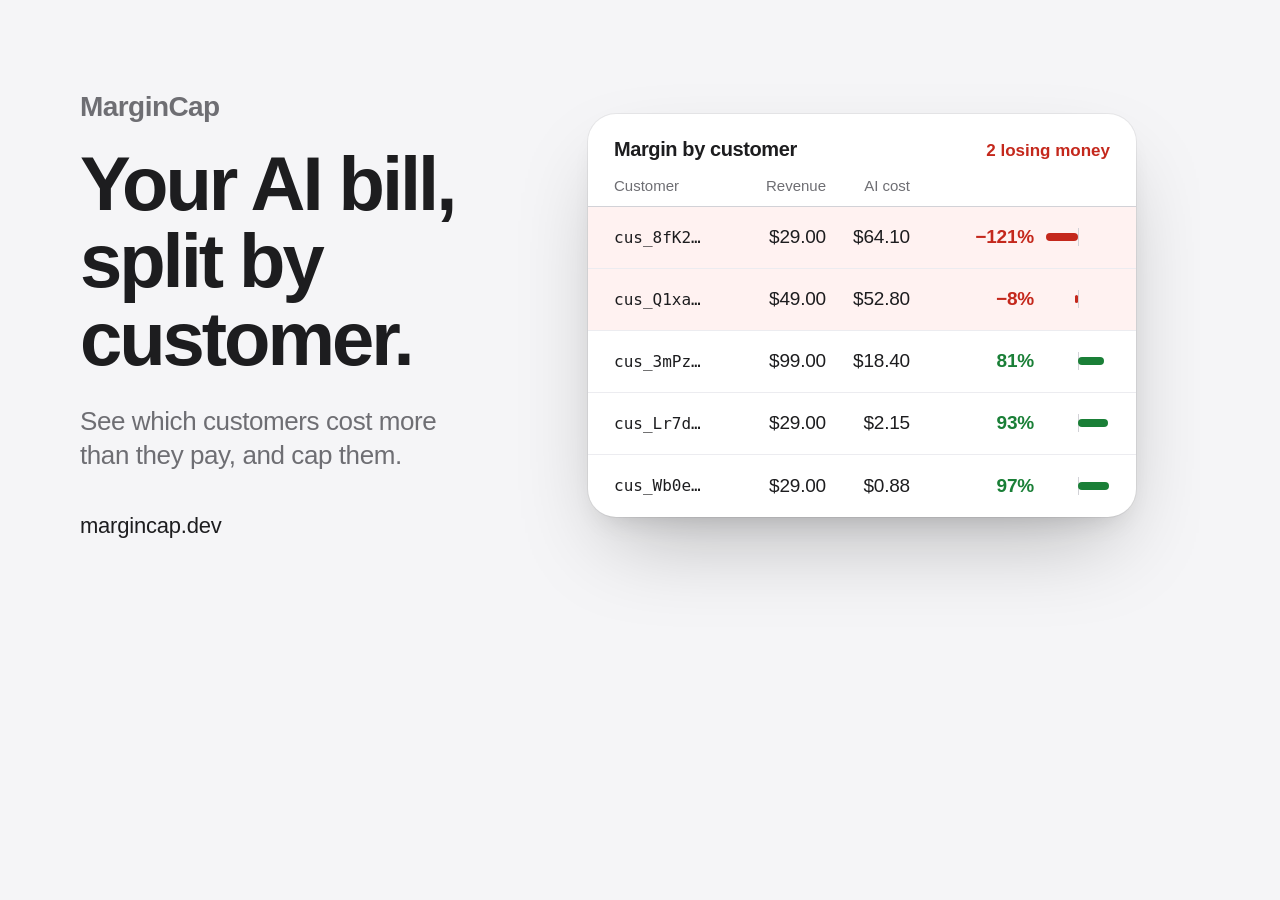
<file: assets/og.html>
<!doctype html>
<html><head><meta charset="utf-8">
<!-- Source for site/og.png (1200x630 social preview). Re-render:
     "/Applications/Google Chrome.app/Contents/MacOS/Google Chrome" --headless=new --hide-scrollbars --force-device-scale-factor=1 --window-size=1200,630 --screenshot=site/og.png assets/og.html -->
<style>
  /* Same system as the site: greyscale, with green/red only for profit/loss */
  * { box-sizing: border-box; margin: 0; }
  html, body { width: 1200px; height: 630px; overflow: hidden; }
  body {
    background: #f5f5f7; color: #1d1d1f;
    font-family: -apple-system, BlinkMacSystemFont, "SF Pro Display", "Helvetica Neue", "Segoe UI", Roboto, Arial, sans-serif;
    -webkit-font-smoothing: antialiased;
    padding: 0 64px 0 80px; display: grid; grid-template-columns: 460px 1fr; gap: 48px; align-items: center;
  }
  .name { font-size: 28px; font-weight: 600; letter-spacing: -0.02em; color: #6e6e73; margin-bottom: 22px; }
  h1 { font-size: 76px; line-height: 1.02; letter-spacing: -0.04em; font-weight: 600; }
  p { text-wrap: balance; margin-top: 28px; font-size: 26px; line-height: 1.3; letter-spacing: -0.016em; color: #6e6e73; }
  .url { margin-top: 40px; font-size: 22px; font-weight: 500; letter-spacing: -0.01em; color: #1d1d1f; }

  /* The product shot: the table is the pitch */
  .window {
    background: #fff; border-radius: 28px; overflow: hidden;
    box-shadow: 0 0 0 1px rgba(0,0,0,.06), 0 40px 90px -24px rgba(0,0,0,.28), 0 14px 28px -14px rgba(0,0,0,.14);
  }
  .head { display: flex; justify-content: space-between; align-items: baseline; padding: 24px 26px 16px; }
  .head b { font-size: 20px; font-weight: 600; letter-spacing: -0.02em; }
  .head span { font-size: 17px; color: #6e6e73; }
  .head .loss { color: #c4281c; font-weight: 600; }
  .cols, .row { display: grid; grid-template-columns: 128px 84px 84px 1fr; align-items: center; padding: 0 26px; }
  .cols { font-size: 15px; color: #6e6e73; padding-bottom: 12px; border-bottom: 1px solid #d2d2d7; }
  .row { height: 62px; font-size: 19px; letter-spacing: -0.01em; font-variant-numeric: tabular-nums; border-bottom: 1px solid #ececf0; }
  .row:last-child { border-bottom: 0; }
  .cols span:nth-child(2), .cols span:nth-child(3), .row span:nth-child(2), .row span:nth-child(3) { text-align: right; }
  .id { font-family: ui-monospace, "SF Mono", Menlo, monospace; font-size: 16px; letter-spacing: 0; }
  .bad { background: #fff2f1; }
  .m { display: flex; align-items: center; justify-content: flex-end; gap: 12px; font-weight: 600; }
  .loss { color: #c4281c; }
  .gain { color: #1a7f37; }
  .bar { position: relative; width: 64px; height: 8px; }
  .bar::before { content: ""; position: absolute; left: 50%; top: -5px; bottom: -5px; width: 1px; background: #d2d2d7; }
  .bar i { position: absolute; top: 0; bottom: 0; border-radius: 4px; }
  .bar .down { right: 50%; background: #c4281c; }
  .bar .up { left: 50%; background: #1a7f37; }
</style></head>
<body>
  <div>
    <div class="name">MarginCap</div>
    <h1>Your AI bill, split by customer.</h1>
    <p>See which customers cost more than they pay, and cap them.</p>
    <div class="url">margincap.dev</div>
  </div>
  <div class="window">
    <div class="head"><b>Margin by customer</b><span class="loss">2 losing money</span></div>
    <div class="cols"><span>Customer</span><span>Revenue</span><span>AI cost</span><span></span></div>
    <div class="row bad"><span class="id">cus_8fK2…</span><span>$29.00</span><span>$64.10</span><span class="m loss">−121%<span class="bar"><i class="down" style="width:32px"></i></span></span></div>
    <div class="row bad"><span class="id">cus_Q1xa…</span><span>$49.00</span><span>$52.80</span><span class="m loss">−8%<span class="bar"><i class="down" style="width:3px"></i></span></span></div>
    <div class="row"><span class="id">cus_3mPz…</span><span>$99.00</span><span>$18.40</span><span class="m gain">81%<span class="bar"><i class="up" style="width:26px"></i></span></span></div>
    <div class="row"><span class="id">cus_Lr7d…</span><span>$29.00</span><span>$2.15</span><span class="m gain">93%<span class="bar"><i class="up" style="width:30px"></i></span></span></div>
    <div class="row"><span class="id">cus_Wb0e…</span><span>$29.00</span><span>$0.88</span><span class="m gain">97%<span class="bar"><i class="up" style="width:31px"></i></span></span></div>
  </div>
</body></html>
</file>
